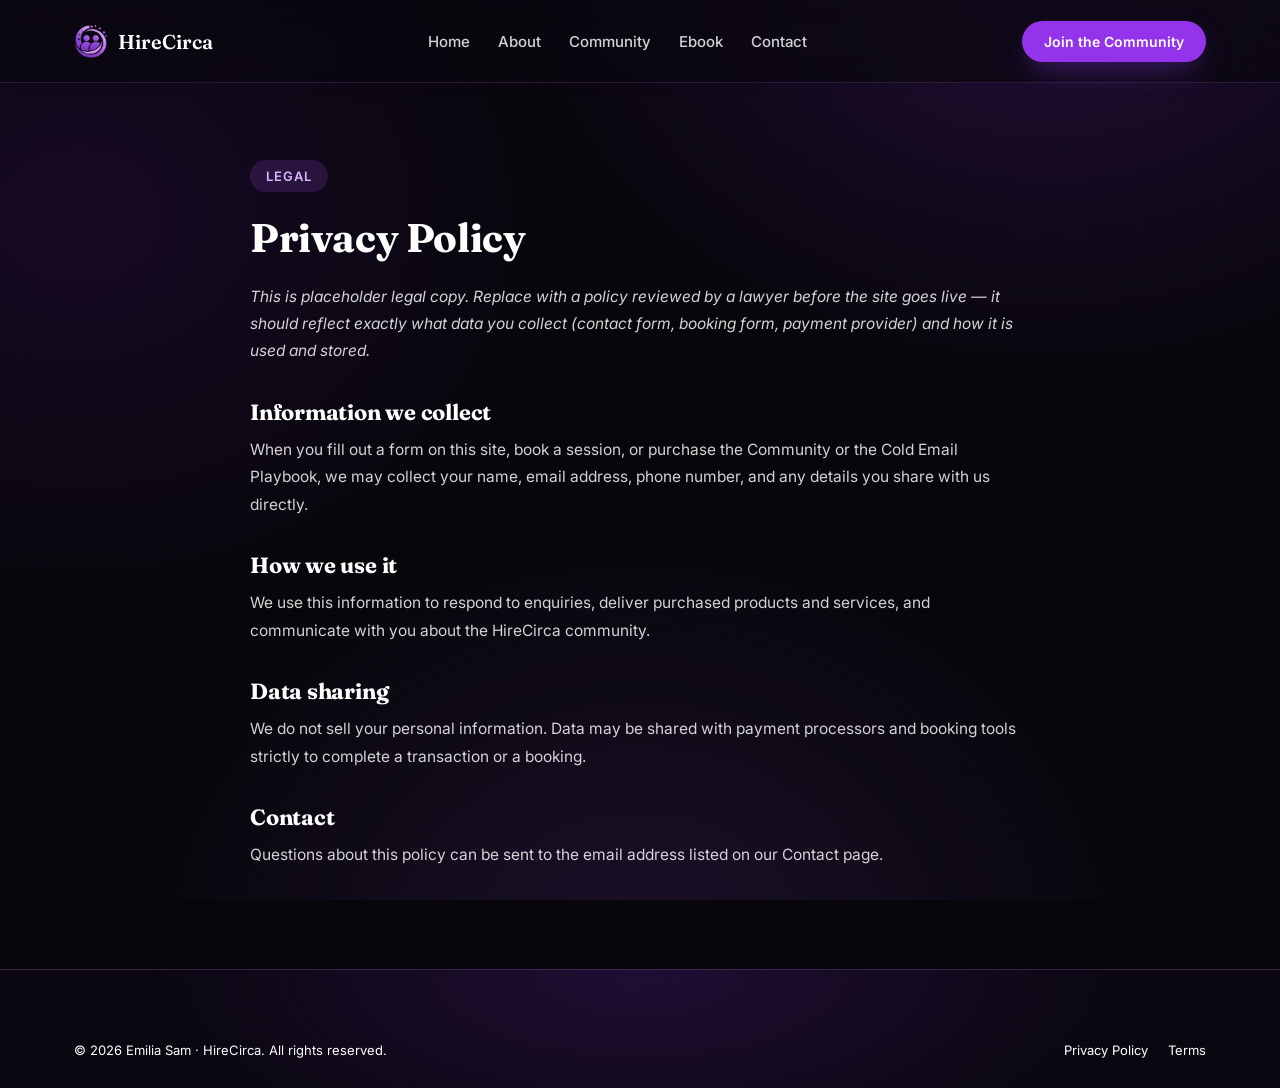
<file: privacy.html>
<!DOCTYPE html>
<html lang="en">
<head>
<meta charset="UTF-8">
<meta name="viewport" content="width=device-width, initial-scale=1.0">
  <meta name="theme-color" content="#07060B">
<title>Privacy Policy — HireCirca</title>
<link rel="icon" type="image/png" href="assets/logo-mark.png?v=1898caee">
<link rel="preconnect" href="https://fonts.googleapis.com">
<link rel="preconnect" href="https://fonts.gstatic.com" crossorigin>
<link href="https://fonts.googleapis.com/css2?family=Fraunces:opsz,wght@9..144,500;9..144,600;9..144,700&family=Inter:wght@400;500;600;700;800&display=swap" rel="stylesheet">
<link rel="stylesheet" href="css/style.css?v=4b71b045">
<style>
  .legal-page { padding: 160px 0 100px; max-width: 780px; margin: 0 auto; }
  .legal-page h1 { font-size: 40px; margin-bottom: 24px; }
  .legal-page h2 { font-size: 22px; margin: 36px 0 12px; }
  .legal-page p, .legal-page li { font-size: 15.5px; line-height: 1.75; color: var(--ink-soft); }
  .legal-page ul { padding-left: 20px; }
</style>
</head>
<body>

<header class="navbar scrolled" id="navbar">
  <div class="container">
    <a href="index.html" class="nav-logo">
      <img src="assets/logo-mark.png?v=1898caee" alt="HireCirca logo">
      <span>HireCirca</span>
    </a>
    <ul class="nav-links">
      <li><a href="index.html">Home</a></li>
      <li><a href="index.html#about">About</a></li>
      <li><a href="index.html#community">Community</a></li>
      <li><a href="index.html#ebook">Ebook</a></li>
      <li><a href="index.html#contact">Contact</a></li>
    </ul>
    <div class="nav-cta">
      <a href="index.html#community" class="btn btn-primary btn-sm">Join the Community</a>
    </div>
  </div>
</header>

<div class="container">
  <div class="legal-page">
    <span class="eyebrow">Legal</span>
    <h1>Privacy Policy</h1>
    <p><em>This is placeholder legal copy. Replace with a policy reviewed by a lawyer before the site goes live — it should reflect exactly what data you collect (contact form, booking form, payment provider) and how it is used and stored.</em></p>

    <h2>Information we collect</h2>
    <p>When you fill out a form on this site, book a session, or purchase the Community or the Cold Email Playbook, we may collect your name, email address, phone number, and any details you share with us directly.</p>

    <h2>How we use it</h2>
    <p>We use this information to respond to enquiries, deliver purchased products and services, and communicate with you about the HireCirca community.</p>

    <h2>Data sharing</h2>
    <p>We do not sell your personal information. Data may be shared with payment processors and booking tools strictly to complete a transaction or a booking.</p>

    <h2>Contact</h2>
    <p>Questions about this policy can be sent to the email address listed on our <a href="index.html#contact">Contact page</a>.</p>
  </div>
</div>

<footer class="site-footer">
  <div class="container">
    <div class="footer-bottom" style="border-top:none;padding-top:0;">
      <span>© 2026 Emilia Sam · HireCirca. All rights reserved.</span>
      <div class="legal-links">
        <a href="privacy.html">Privacy Policy</a>
        <a href="terms.html">Terms</a>
      </div>
    </div>
  </div>
</footer>

</body>
</html>
</file>
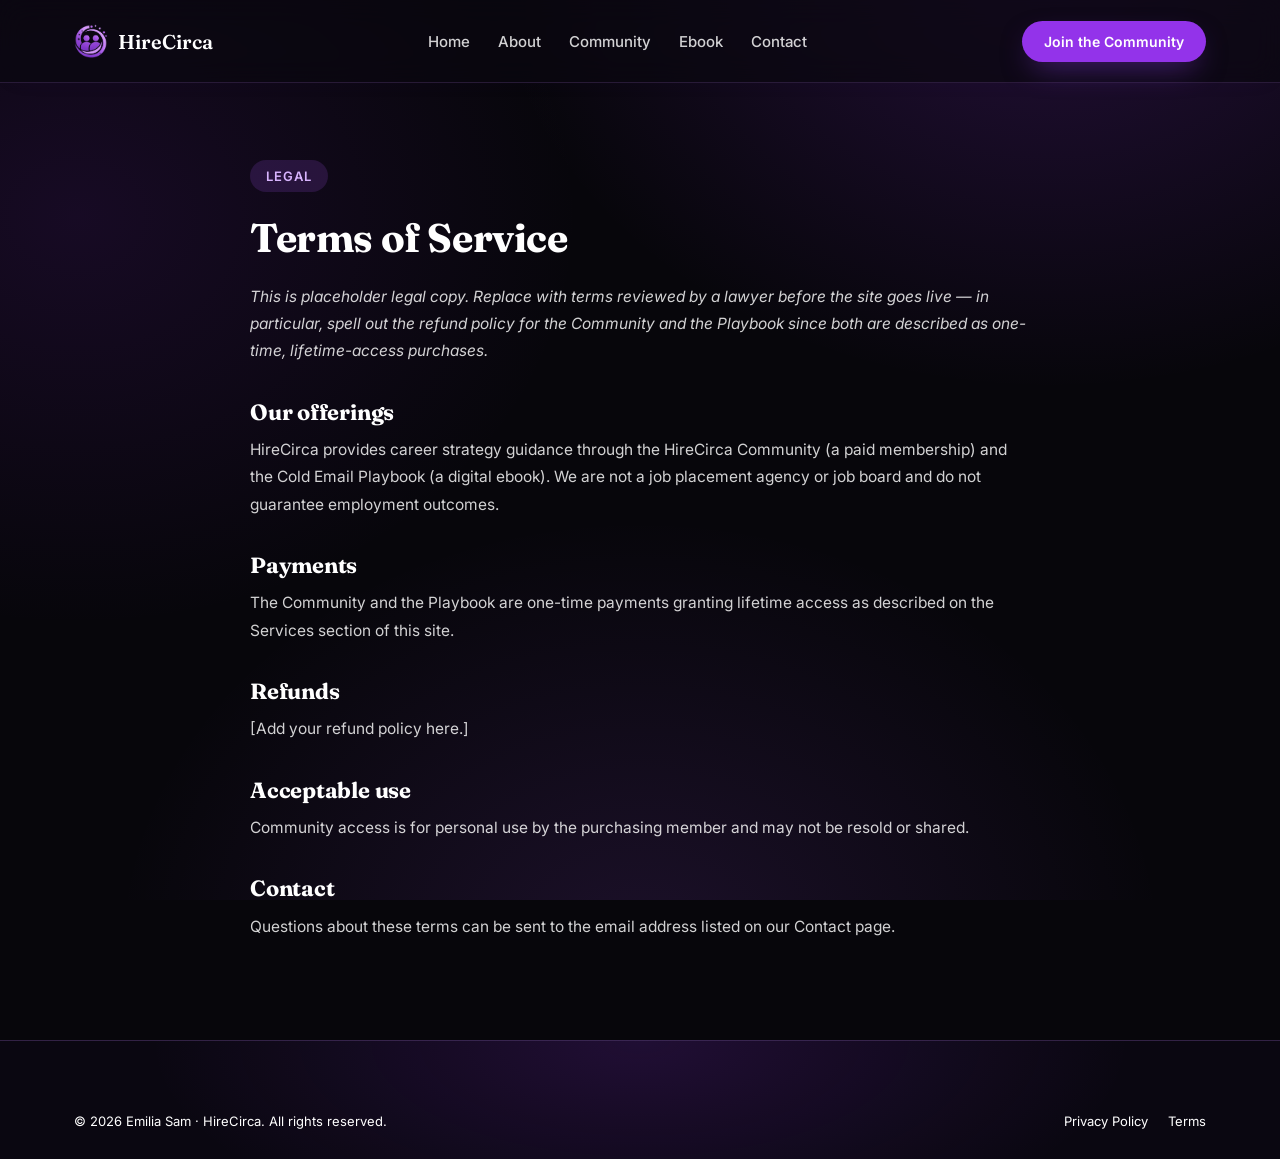
<file: terms.html>
<!DOCTYPE html>
<html lang="en">
<head>
<meta charset="UTF-8">
<meta name="viewport" content="width=device-width, initial-scale=1.0">
  <meta name="theme-color" content="#07060B">
<title>Terms of Service — HireCirca</title>
<link rel="icon" type="image/png" href="assets/logo-mark.png?v=1898caee">
<link rel="preconnect" href="https://fonts.googleapis.com">
<link rel="preconnect" href="https://fonts.gstatic.com" crossorigin>
<link href="https://fonts.googleapis.com/css2?family=Fraunces:opsz,wght@9..144,500;9..144,600;9..144,700&family=Inter:wght@400;500;600;700;800&display=swap" rel="stylesheet">
<link rel="stylesheet" href="css/style.css?v=4b71b045">
<style>
  .legal-page { padding: 160px 0 100px; max-width: 780px; margin: 0 auto; }
  .legal-page h1 { font-size: 40px; margin-bottom: 24px; }
  .legal-page h2 { font-size: 22px; margin: 36px 0 12px; }
  .legal-page p, .legal-page li { font-size: 15.5px; line-height: 1.75; color: var(--ink-soft); }
  .legal-page ul { padding-left: 20px; }
</style>
</head>
<body>

<header class="navbar scrolled" id="navbar">
  <div class="container">
    <a href="index.html" class="nav-logo">
      <img src="assets/logo-mark.png?v=1898caee" alt="HireCirca logo">
      <span>HireCirca</span>
    </a>
    <ul class="nav-links">
      <li><a href="index.html">Home</a></li>
      <li><a href="index.html#about">About</a></li>
      <li><a href="index.html#community">Community</a></li>
      <li><a href="index.html#ebook">Ebook</a></li>
      <li><a href="index.html#contact">Contact</a></li>
    </ul>
    <div class="nav-cta">
      <a href="index.html#community" class="btn btn-primary btn-sm">Join the Community</a>
    </div>
  </div>
</header>

<div class="container">
  <div class="legal-page">
    <span class="eyebrow">Legal</span>
    <h1>Terms of Service</h1>
    <p><em>This is placeholder legal copy. Replace with terms reviewed by a lawyer before the site goes live — in particular, spell out the refund policy for the Community and the Playbook since both are described as one-time, lifetime-access purchases.</em></p>

    <h2>Our offerings</h2>
    <p>HireCirca provides career strategy guidance through the HireCirca Community (a paid membership) and the Cold Email Playbook (a digital ebook). We are not a job placement agency or job board and do not guarantee employment outcomes.</p>

    <h2>Payments</h2>
    <p>The Community and the Playbook are one-time payments granting lifetime access as described on the Services section of this site.</p>

    <h2>Refunds</h2>
    <p>[Add your refund policy here.]</p>

    <h2>Acceptable use</h2>
    <p>Community access is for personal use by the purchasing member and may not be resold or shared.</p>

    <h2>Contact</h2>
    <p>Questions about these terms can be sent to the email address listed on our <a href="index.html#contact">Contact page</a>.</p>
  </div>
</div>

<footer class="site-footer">
  <div class="container">
    <div class="footer-bottom" style="border-top:none;padding-top:0;">
      <span>© 2026 Emilia Sam · HireCirca. All rights reserved.</span>
      <div class="legal-links">
        <a href="privacy.html">Privacy Policy</a>
        <a href="terms.html">Terms</a>
      </div>
    </div>
  </div>
</footer>

</body>
</html>
</file>
<file: css/style.css>
/* ==========================================================================
   HireCirca — stylesheet
   ========================================================================== */

:root {
  /* Brand purples — light to deep violet gradient */
  --violet-50:  #FAF5FF;
  --violet-100: #F3E8FF;
  --violet-200: #E9D5FF;
  --violet-300: #D8B4FE;
  --violet-400: #C084FC;
  --violet-500: #A855F7;
  --violet-600: #9333EA;
  --violet-700: #7E22CE;
  --violet-800: #6B21A8;
  --violet-900: #4C1D6E;

  --brand-gradient: linear-gradient(135deg, #C9A6FF 0%, #8B3DE8 55%, #4C1D6E 100%);
  --brand-gradient-soft: linear-gradient(135deg, #EFE2FF 0%, #E4CFFF 100%);
  /* for gradient-clipped TEXT on the dark ground — stays light end-to-end */
  --brand-gradient-text: linear-gradient(105deg, #FFFFFF 0%, #E9D5FF 42%, #C084FC 100%);
  /* deeper ramp for dots carrying white type — light stops fail on white */
  --brand-gradient-deep: linear-gradient(135deg, #8B3DE8 0%, #4C1D6E 100%);
  /* flat fill for primary buttons -- brightest purple that still clears
     4.5:1 against a white label (5.38:1) */
  --btn-purple: #9333EA;

  /* Dark canvas */
  --bg: #07060B;
  --bg-raise: #0E0A16;
  --warm-white: #07060B;         /* page ground — now near-black */
  --lavender-wash: rgba(147, 51, 234, 0.05);
  --white: #FFFFFF;              /* true white — type only */

  /* Purple glassmorphism surfaces */
  --glass: linear-gradient(158deg, rgba(147, 51, 234, 0.20) 0%, rgba(76, 29, 110, 0.12) 100%);
  --glass-strong: linear-gradient(158deg, rgba(168, 85, 247, 0.32) 0%, rgba(76, 29, 110, 0.18) 100%);
  --glass-border: rgba(192, 132, 252, 0.22);
  --glass-blur: blur(18px) saturate(150%);

  /* Chips & pills */
  --chip-bg: rgba(168, 85, 247, 0.16);
  --chip-ink: #D8B4FE;

  /* Type — white predominant, violet as the accent */
  --ink: #FFFFFF;
  --ink-soft: rgba(255, 255, 255, 0.82);
  --muted: rgba(255, 255, 255, 0.56);
  --line: rgba(192, 132, 252, 0.16);

  /* Type */
  --font-display: 'Fraunces', Georgia, 'Times New Roman', serif;
  --font-body: 'Inter', -apple-system, BlinkMacSystemFont, 'Segoe UI', sans-serif;

  --container: 1180px;
  --radius-sm: 12px;
  --radius-md: 20px;
  --radius-lg: 28px;
  --shadow-soft: 0 24px 70px -20px rgba(0, 0, 0, 0.7);
  --shadow-card: 0 10px 34px -14px rgba(0, 0, 0, 0.55);
}

* { box-sizing: border-box; }
html { scroll-behavior: smooth; }

body {
  margin: 0;
  font-family: var(--font-body);
  color: var(--ink-soft);
  background:
    radial-gradient(900px 700px at 82% -5%, rgba(147, 51, 234, 0.20), transparent 62%),
    radial-gradient(760px 620px at 6% 24%, rgba(107, 33, 168, 0.16), transparent 66%),
    radial-gradient(820px 680px at 50% 106%, rgba(168, 85, 247, 0.13), transparent 64%),
    var(--bg);
  background-attachment: fixed;
  -webkit-font-smoothing: antialiased;
  overflow-x: hidden;
}

img { max-width: 100%; display: block; }

a { color: inherit; text-decoration: none; }

h1, h2, h3, h4 {
  font-family: var(--font-display);
  color: var(--ink);
  margin: 0;
  line-height: 1.08;
  letter-spacing: -0.01em;
}

p { margin: 0; }

.container {
  max-width: var(--container);
  margin: 0 auto;
  padding: 0 24px;
}

.section {
  padding: 120px 0;
  position: relative;
}

@media (max-width: 780px) {
  .section { padding: 80px 0; }
}

.eyebrow {
  display: inline-flex;
  align-items: center;
  gap: 8px;
  font-size: 13px;
  font-weight: 600;
  letter-spacing: 0.08em;
  text-transform: uppercase;
  color: var(--violet-300);
  background: var(--chip-bg);
  padding: 8px 16px;
  border-radius: 999px;
  margin-bottom: 24px;
}

.section-head {
  max-width: 640px;
  margin: 0 0 56px;
}

.section-head.centered {
  margin-left: auto;
  margin-right: auto;
  text-align: center;
}

.section-head h2 {
  font-size: clamp(32px, 4.2vw, 48px);
  font-weight: 600;
}

.section-head p {
  margin-top: 18px;
  font-size: 18px;
  line-height: 1.6;
  color: var(--muted);
}

/* ---------------------------------------------------------------- reveal */
.reveal {
  opacity: 0;
  transform: translateY(28px);
  transition: opacity 0.8s cubic-bezier(.22,.61,.36,1), transform 0.8s cubic-bezier(.22,.61,.36,1);
}
.reveal.is-visible { opacity: 1; transform: translateY(0); }
.reveal-delay-1 { transition-delay: .1s; }
.reveal-delay-2 { transition-delay: .2s; }
.reveal-delay-3 { transition-delay: .3s; }

/* ---------------------------------------------------------------- buttons */
.btn {
  display: inline-flex;
  align-items: center;
  justify-content: center;
  gap: 10px;
  padding: 16px 30px;
  border-radius: 999px;
  font-family: var(--font-body);
  font-weight: 600;
  font-size: 15.5px;
  border: none;
  cursor: pointer;
  transition: transform 0.25s ease, box-shadow 0.25s ease, filter 0.25s ease;
  white-space: nowrap;
}
.btn:active { transform: scale(0.97); }

.btn-primary {
  background: var(--btn-purple);
  color: #fff;
  box-shadow: 0 12px 30px -10px rgba(139, 61, 232, 0.55);
}
.btn-primary:hover { filter: brightness(1.06); box-shadow: 0 16px 36px -10px rgba(139, 61, 232, 0.65); transform: translateY(-2px); }

.btn-outline {
  background: var(--glass-strong);
  backdrop-filter: var(--glass-blur);
  -webkit-backdrop-filter: var(--glass-blur);
  color: #fff;
  border: 1.5px solid var(--glass-border);
}
.btn-outline:hover { border-color: var(--violet-500); transform: translateY(-2px); box-shadow: var(--shadow-card); }

.btn-ghost {
  background: transparent;
  color: var(--ink);
  border: 1.5px solid var(--line);
}
.btn-ghost:hover { border-color: var(--violet-400); color: var(--violet-300); }

.btn-block { width: 100%; }
.btn-sm { padding: 12px 22px; font-size: 14px; }

.price-tag {
  font-size: 13px;
  font-weight: 700;
  opacity: 0.85;
}

/* ---------------------------------------------------------------- navbar */
.navbar {
  position: fixed;
  top: 0; left: 0; right: 0;
  z-index: 1000;
  background: rgba(10, 8, 16, 0.72);
  backdrop-filter: blur(14px);
  -webkit-backdrop-filter: blur(14px);
  border-bottom: 1px solid transparent;
  transition: border-color 0.3s ease, box-shadow 0.3s ease;
}
.navbar.scrolled {
  border-bottom-color: var(--line);
  box-shadow: 0 4px 24px -12px rgba(76,29,110,0.12);
}
.navbar .container {
  display: flex;
  align-items: center;
  justify-content: space-between;
  height: 82px;
}
.nav-logo { display: flex; align-items: center; gap: 10px; flex-shrink: 0; }
.nav-logo img { height: 34px; width: auto; }
.nav-logo span {
  font-family: var(--font-display);
  font-weight: 600;
  font-size: 20px;
  color: var(--ink);
  white-space: nowrap;
}
.nav-links {
  display: flex;
  align-items: center;
  gap: 28px;
  list-style: none;
  margin: 0; padding: 0;
  white-space: nowrap;
}
.nav-links a {
  font-size: 15px;
  font-weight: 500;
  color: var(--ink-soft);
  position: relative;
  padding: 4px 0;
  transition: color 0.2s ease;
}
.nav-links a::after {
  content: '';
  position: absolute;
  left: 0; right: 100%; bottom: -2px;
  height: 2px;
  background: var(--brand-gradient);
  border-radius: 2px;
  transition: right 0.25s ease;
}
.nav-links a:hover { color: var(--violet-300); }
.nav-links a:hover::after { right: 0; }

.nav-cta { display: flex; align-items: center; gap: 12px; flex-shrink: 0; }
.nav-toggle {
  display: none;
  background: none; border: none; cursor: pointer;
  width: 40px; height: 40px;
  align-items: center; justify-content: center;
}
.nav-toggle span, .nav-toggle::before, .nav-toggle::after { display: none; }
.nav-toggle svg { width: 24px; height: 24px; color: var(--ink); }

@media (max-width: 940px) {
  .nav-links { display: none; }
  .nav-cta .btn-outline { display: none; }
  .nav-toggle { display: flex; }
}
/* On phones the nav CTA competes with the logo — the mobile menu carries it instead */
@media (max-width: 620px) {
  .nav-cta .btn-primary { display: none; }
  .navbar .container { height: 70px; }
  .nav-logo img { height: 30px; }
  .nav-logo span { font-size: 18px; }
  .mobile-menu { top: 70px; }
}

.mobile-menu {
  position: fixed;
  top: 82px; left: 0; right: 0; bottom: 0;
  background: var(--warm-white);
  z-index: 999;
  padding: 24px;
  transform: translateY(-12px);
  opacity: 0;
  pointer-events: none;
  transition: opacity 0.25s ease, transform 0.25s ease;
  overflow-y: auto;
}
.mobile-menu.open { opacity: 1; transform: translateY(0); pointer-events: auto; }
.mobile-menu ul { list-style: none; margin: 0; padding: 0; display: flex; flex-direction: column; }
/* scoped to the nav list so it does not also restyle the CTA button */
.mobile-menu ul a {
  display: block;
  padding: 18px 4px;
  font-size: 20px;
  font-family: var(--font-display);
  border-bottom: 1px solid var(--line);
  color: var(--ink);
}
.mobile-menu .btn {
  margin-top: 28px;
  display: flex;
  align-items: center;
  justify-content: center;
  text-align: center;
  font-family: var(--font-body);
  font-size: 16px;
  padding: 17px 28px;
  color: #fff;
  border-bottom: none;
}

/* ---------------------------------------------------------------- hero */
.hero {
  padding: 168px 0 120px;
  position: relative;
  overflow: hidden;
  background:
    radial-gradient(620px 460px at 88% -6%, rgba(168, 85, 247, 0.30), transparent 62%),
    radial-gradient(520px 400px at 8% 18%, rgba(124, 58, 237, 0.22), transparent 66%),
    transparent;
}
.hero .container {
  display: grid;
  grid-template-columns: 1fr;
  justify-items: center;
  text-align: center;
  position: relative;
  z-index: 2;
}
.hero-eyebrow {
  display: inline-flex; align-items: center; gap: 8px;
  background: var(--glass);
  backdrop-filter: var(--glass-blur);
  -webkit-backdrop-filter: var(--glass-blur);
  border: 1px solid var(--glass-border);
  padding: 9px 18px 9px 10px;
  border-radius: 999px;
  font-size: 13.5px;
  font-weight: 600;
  color: var(--violet-200);
  margin-bottom: 28px;
  box-shadow: var(--shadow-card);
}
.hero-eyebrow .dot {
  width: 8px; height: 8px; border-radius: 50%;
  background: var(--brand-gradient);
  box-shadow: 0 0 0 4px rgba(168, 85, 247, 0.25);
}
.hero h1 {
  font-size: clamp(40px, 7vw, 78px);
  font-weight: 600;
  max-width: 900px;
}
.hero h1 .accent {
  background: var(--brand-gradient-text);
  -webkit-background-clip: text;
  background-clip: text;
  color: transparent;
}
.hero-sub {
  margin: 28px 0 0;
  max-width: 620px;
  font-size: clamp(17px, 2vw, 20px);
  line-height: 1.65;
  color: var(--muted);
}
.hero-ctas {
  margin-top: 42px;
  display: flex;
  flex-wrap: wrap;
  gap: 16px;
  justify-content: center;
}
.hero-ctas .btn { flex-direction: column; gap: 2px; padding: 16px 32px; line-height: 1.3; }
.hero-ctas .btn .price-tag { font-weight: 700; }
.hero-ctas .btn-primary .price-tag { color: rgba(255,255,255,0.85); }
.hero-ctas .btn-outline .price-tag { color: var(--violet-500); }

.hero-trust {
  margin-top: 40px;
  font-size: 13.5px;
  color: var(--muted);
  display: flex;
  align-items: center;
  gap: 10px;
}
.hero-trust .avatars { display: flex; }
.hero-trust .avatars span {
  width: 30px; height: 30px; border-radius: 50%;
  background: var(--brand-gradient-deep);
  border: 2px solid rgba(255,255,255,0.28);
  margin-left: -7px;
  /* initials sit centred in the dot, always white */
  display: flex;
  align-items: center;
  justify-content: center;
  color: #fff;
  font-family: var(--font-body);
  font-size: 9.5px;
  font-weight: 700;
  letter-spacing: 0.02em;
  line-height: 1;
  flex-shrink: 0;
  box-sizing: border-box;
}
.hero-trust .avatars span:first-child { margin-left: 0; }
/* the next dot covers this one's right edge — bias the initials left so
   they sit in the part that stays visible */
.hero-trust .avatars span:not(:last-child) { padding-right: 7px; }

.hero-stage {
  position: relative;
  width: 100%;
  max-width: 980px;
  margin-top: 72px;
  height: 340px;
}

/* Floating proof notification cards */
.float-card {
  position: absolute;
  display: flex;
  align-items: center;
  gap: 12px;
  background: var(--glass);
  backdrop-filter: var(--glass-blur);
  -webkit-backdrop-filter: var(--glass-blur);
  border: 1px solid var(--line);
  border-radius: 16px;
  padding: 14px 18px;
  box-shadow: var(--shadow-soft);
  font-size: 13.5px;
  animation: floaty 6s ease-in-out infinite;
}
.float-card .icon {
  width: 38px; height: 38px;
  border-radius: 10px;
  display: flex; align-items: center; justify-content: center;
  font-size: 18px;
  flex-shrink: 0;
}
.float-card strong { display: block; font-size: 13.5px; color: var(--ink); font-weight: 700; }
.float-card small { color: var(--muted); font-size: 12px; }

.fc-1 { top: 0%; left: 2%; animation-delay: 0s; }
.fc-1 .icon { background: rgba(52, 211, 153, 0.18); }
.fc-2 { top: 6%; right: 0%; animation-delay: 1.1s; }
.fc-2 .icon { background: var(--chip-bg); }
.fc-3 { bottom: 12%; left: 14%; animation-delay: 2.1s; }
.fc-3 .icon { background: rgba(251, 191, 36, 0.18); }
.fc-4 { bottom: 0%; right: 12%; animation-delay: 0.6s; }
.fc-4 .icon { background: rgba(96, 165, 250, 0.18); }

@keyframes floaty {
  0%, 100% { transform: translateY(0px); }
  50% { transform: translateY(-14px); }
}

@media (max-width: 860px) {
  .hero-stage { display: none; }
  .hero { padding-top: 140px; }
}

/* ---------------------------------------------------------------- about */
.about-grid {
  display: grid;
  grid-template-columns: 0.85fr 1.15fr;
  gap: 72px;
  align-items: start;
}
.about-grid > * { min-width: 0; }
@media (max-width: 900px) {
  .about-grid { grid-template-columns: 1fr; gap: 48px; }
}

.about-photo {
  position: sticky;
  top: 120px;
}
/* single column below 900px: sticky would pin the photo over the story text */
@media (max-width: 900px) {
  .about-photo { position: static; top: auto; }
}
.photo-frame {
  aspect-ratio: 4/5;
  border-radius: var(--radius-lg);
  background: var(--glass-strong);
  border: 1px solid var(--glass-border);
  display: flex;
  align-items: center;
  justify-content: center;
  flex-direction: column;
  gap: 14px;
  color: var(--violet-300);
  overflow: hidden;
  position: relative;
}
.photo-frame .initials {
  width: 108px; height: 108px;
  border-radius: 50%;
  background: var(--brand-gradient);
  color: #fff;
  display: flex; align-items: center; justify-content: center;
  font-family: var(--font-display);
  font-size: 40px;
  font-weight: 600;
  box-shadow: var(--shadow-soft);
}
.photo-frame img.real-photo { position:absolute; inset:0; width:100%; height:100%; object-fit:cover; object-position: top center; }

.founder-card {
  margin-top: 22px;
  background: var(--glass);
  backdrop-filter: var(--glass-blur);
  -webkit-backdrop-filter: var(--glass-blur);
  border: 1px solid var(--line);
  border-radius: var(--radius-md);
  padding: 22px;
  box-shadow: var(--shadow-card);
}
.founder-card strong { display: block; font-family: var(--font-display); font-size: 18px; color: var(--ink); }
.founder-card small { color: var(--muted); font-size: 13.5px; }

.about-copy h2 {
  font-size: clamp(30px, 4vw, 44px);
  font-weight: 600;
  margin-bottom: 26px;
}
.about-copy p {
  font-size: 17px;
  line-height: 1.75;
  color: var(--ink-soft);
  margin-bottom: 20px;
  text-align: justify;
  /* justify opens ugly rivers on a narrow measure — let long words break */
  text-justify: inter-word;
  hyphens: auto;
  -webkit-hyphens: auto;
}
.about-copy p:last-of-type { margin-bottom: 0; }
.about-copy strong { color: var(--ink); }

/* Results ticker / strip */
.ticker-wrap {
  margin-top: 56px;
  border-top: 1px solid var(--line);
  border-bottom: 1px solid var(--line);
  overflow: hidden;
  padding: 22px 0;
  position: relative;
}
.ticker-wrap::before, .ticker-wrap::after {
  content: '';
  position: absolute; top: 0; bottom: 0; width: 80px; z-index: 2;
}
.ticker-wrap::before { left: 0; background: linear-gradient(90deg, var(--warm-white), transparent); }
.ticker-wrap::after { right: 0; background: linear-gradient(-90deg, var(--warm-white), transparent); }
.ticker-track {
  display: flex;
  gap: 46px;
  width: max-content;
  animation: ticker 26s linear infinite;
}
.ticker-track span {
  display: inline-flex;
  align-items: center;
  gap: 10px;
  font-size: 14.5px;
  font-weight: 600;
  color: var(--violet-200);
  white-space: nowrap;
}
.ticker-track span::before { content: '✦'; color: var(--violet-400); }
@keyframes ticker {
  from { transform: translateX(0); }
  to { transform: translateX(-50%); }
}

/* ---------------------------------------------------------------- services */
.services-grid {
  display: grid;
  grid-template-columns: 1fr 1fr;
  gap: 32px;
}
.services-grid > * { min-width: 0; }
@media (max-width: 900px) {
  .services-grid { grid-template-columns: 1fr; }
}

.service-card {
  background: var(--glass);
  backdrop-filter: var(--glass-blur);
  -webkit-backdrop-filter: var(--glass-blur);
  border: 1px solid var(--line);
  border-radius: var(--radius-lg);
  padding: 44px 38px;
  position: relative;
  overflow: hidden;
  transition: transform 0.35s ease, box-shadow 0.35s ease, border-color 0.35s ease;
  scroll-margin-top: 110px;
}
.service-card:hover {
  transform: translateY(-6px);
  box-shadow: var(--shadow-soft);
  border-color: var(--violet-200);
}
.service-card.featured { background: var(--glass-strong); }
.service-card .badge {
  position: absolute; top: 28px; right: 28px;
  background: var(--chip-bg); color: var(--chip-ink);
  font-size: 12px; font-weight: 700;
  padding: 6px 12px; border-radius: 999px;
  letter-spacing: 0.03em; text-transform: uppercase;
}
.service-icon {
  width: 58px; height: 58px;
  border-radius: 16px;
  background: var(--btn-purple);
  display: flex; align-items: center; justify-content: center;
  color: #fff; font-size: 26px;
  margin-bottom: 26px;
  box-shadow: 0 10px 24px -10px rgba(139,61,232,0.5);
}
.service-card h3 {
  font-size: 26px;
  font-weight: 600;
  margin-bottom: 6px;
}
.service-tagline {
  font-size: 15.5px;
  font-weight: 600;
  color: var(--violet-300);
  margin-bottom: 16px;
}
.service-card > p.desc {
  font-size: 15.5px;
  line-height: 1.65;
  color: var(--muted);
  margin-bottom: 26px;
}
.service-list {
  list-style: none;
  margin: 0 0 32px;
  padding: 0;
  display: flex;
  flex-direction: column;
  gap: 14px;
}
.service-list li {
  display: flex;
  align-items: flex-start;
  gap: 12px;
  font-size: 15px;
  line-height: 1.5;
  color: var(--ink-soft);
}
.service-list li .check {
  flex-shrink: 0;
  width: 20px; height: 20px;
  border-radius: 50%;
  background: var(--chip-bg);
  color: var(--violet-300);
  display: flex; align-items: center; justify-content: center;
  font-size: 12px;
  margin-top: 1px;
}
.service-footer {
  display: flex;
  align-items: center;
  justify-content: space-between;
  gap: 18px;
  padding-top: 26px;
  border-top: 1px solid var(--line);
  flex-wrap: wrap;
}
.service-price { font-family: var(--font-display); }
.service-price .amount { font-size: 30px; font-weight: 600; color: var(--ink); }
.service-price .terms { display: block; font-size: 12.5px; color: var(--muted); font-family: var(--font-body); margin-top: 2px; }

/* ---------------------------------------------------------------- results */
.results-section { background: var(--lavender-wash); }

.stat-strip {
  display: grid;
  grid-template-columns: repeat(3, 1fr);
  gap: 24px;
  margin-bottom: 64px;
}
@media (max-width: 780px) {
  .stat-strip { grid-template-columns: 1fr; }
}
.stat-card {
  background: var(--glass);
  backdrop-filter: var(--glass-blur);
  -webkit-backdrop-filter: var(--glass-blur);
  border: 1px solid var(--line);
  border-radius: var(--radius-md);
  padding: 28px;
  text-align: center;
}
.stat-card .num {
  font-family: var(--font-display);
  font-size: 34px;
  font-weight: 600;
  background: var(--brand-gradient-text);
  -webkit-background-clip: text; background-clip: text; color: transparent;
  display: block;
  margin-bottom: 8px;
}
.stat-card p { font-size: 14.5px; color: var(--muted); line-height: 1.5; }

/* ---------------------------------------------------------------- proof carousel
   Material-3 style morphing carousel: the focused card expands to a hero,
   neighbours compress into slivers. Colour lives on each frame's border. */
:root {
  --accent-violet: #8B3DE8;
  --accent-rose:   #E24D87;
  --accent-teal:   #12A08F;
  --accent-amber:  #E08A1E;
  --accent-sky:    #2F7FE0;
  --accent-lime:   #6FA522;

  --carousel-ease: cubic-bezier(.22, 1, .36, 1);
}

.proof-carousel-wrap {
  display: flex;
  align-items: center;
  gap: 14px;
  margin-bottom: 26px;
}

.proof-carousel {
  display: flex;
  gap: 12px;
  flex: 1;
  min-width: 0;
  height: 440px;
  padding: 6px 2px;
  touch-action: pan-y;
  cursor: grab;
}
.proof-carousel.dragging { cursor: grabbing; }

.proof-card {
  position: relative;
  flex: 1 1 0;
  min-width: 0;
  height: 100%;
  padding: 0;
  border-radius: 26px;
  overflow: hidden;
  background: #0B0910;
  border: 3px solid var(--accent);
  box-shadow: 0 10px 30px -18px rgba(27, 21, 35, 0.5);
  cursor: pointer;
  -webkit-tap-highlight-color: transparent;
  transition:
    flex-grow 0.62s var(--carousel-ease),
    border-radius 0.62s var(--carousel-ease),
    box-shadow 0.45s ease,
    border-color 0.45s ease;
}

.proof-card.accent-violet { --accent: var(--accent-violet); }
.proof-card.accent-rose   { --accent: var(--accent-rose); }
.proof-card.accent-teal   { --accent: var(--accent-teal); }
.proof-card.accent-amber  { --accent: var(--accent-amber); }
.proof-card.accent-sky    { --accent: var(--accent-sky); }
.proof-card.accent-lime   { --accent: var(--accent-lime); }

/* size states, driven by JS */
.proof-card[data-state="hero"]     { flex-grow: 15; }
.proof-card[data-state="near"]     { flex-grow: 6; }
.proof-card[data-state="far"]      { flex-grow: 2.4; }
.proof-card[data-state="sliver"]   { flex-grow: 1; border-radius: 20px; }

.proof-card[data-state="hero"] {
  box-shadow:
    0 26px 60px -26px rgba(27, 21, 35, 0.55),
    0 0 0 6px color-mix(in srgb, var(--accent) 14%, transparent);
}
.proof-card:not([data-state="hero"]):hover {
  border-color: color-mix(in srgb, var(--accent) 75%, white);
  box-shadow: 0 16px 36px -20px rgba(27, 21, 35, 0.5);
}

.proof-card img {
  width: 100%;
  height: 100%;
  object-fit: cover;
  object-position: center top;
  display: block;
  pointer-events: none;
  transition: opacity 0.5s ease, filter 0.5s ease;
}
.proof-card:not([data-state="hero"]) img { filter: saturate(0.85) brightness(0.9); }

/* label pinned bottom-left, fades out as the card narrows */
.proof-tag {
  position: absolute;
  left: 14px;
  bottom: 14px;
  max-width: calc(100% - 28px);
  display: block;
  background: rgba(11, 9, 16, 0.66);
  backdrop-filter: blur(8px);
  -webkit-backdrop-filter: blur(8px);
  border: 1px solid color-mix(in srgb, var(--accent) 55%, transparent);
  color: #fff;
  font-family: var(--font-body);
  font-size: 13px;
  font-weight: 700;
  letter-spacing: 0.01em;
  white-space: nowrap;
  overflow: hidden;
  text-overflow: ellipsis;
  padding: 9px 14px;
  border-radius: 999px;
  opacity: 0;
  transform: translateY(8px);
  transition: opacity 0.4s ease 0.12s, transform 0.5s var(--carousel-ease) 0.12s;
}
.proof-card[data-state="hero"] .proof-tag,
.proof-card[data-state="near"] .proof-tag {
  opacity: 1;
  transform: translateY(0);
}

.carousel-arrow {
  flex-shrink: 0;
  width: 46px; height: 46px;
  border-radius: 50%;
  background: var(--glass);
  backdrop-filter: var(--glass-blur);
  -webkit-backdrop-filter: var(--glass-blur);
  border: 1px solid var(--line);
  color: var(--violet-300);
  display: flex; align-items: center; justify-content: center;
  cursor: pointer;
  box-shadow: var(--shadow-card);
  transition: transform 0.2s ease, border-color 0.2s ease, background 0.2s ease, opacity 0.2s ease;
}
.carousel-arrow svg { width: 20px; height: 20px; }
.carousel-arrow:hover:not(:disabled) { transform: translateY(-2px); border-color: var(--violet-400); background: var(--chip-bg); }
.carousel-arrow:disabled { opacity: 0.3; cursor: default; }

.carousel-dots {
  display: flex;
  justify-content: center;
  align-items: center;
  gap: 2px;
  margin-bottom: 64px;
}
/* transparent 40px button for a comfortable tap target; the visible
   dot is drawn by the pseudo-element so it stays small and round */
.carousel-dots button {
  width: 40px;
  height: 40px;
  padding: 0;
  border: none;
  background: none;
  cursor: pointer;
  display: grid;
  place-items: center;
}
.carousel-dots button::before {
  content: '';
  width: 7px;
  height: 7px;
  border-radius: 999px;
  background: rgba(255, 255, 255, 0.22);
  transition: background 0.4s ease, width 0.5s var(--carousel-ease);
}
.carousel-dots button.active::before {
  width: 26px;
  background: var(--brand-gradient);
}

@media (max-width: 900px) {
  .proof-carousel { height: 380px; }
}
@media (max-width: 720px) {
  .carousel-arrow { display: none; }
  .proof-carousel { height: 360px; gap: 8px; }
  .proof-card { border-width: 2.5px; border-radius: 18px; }
  /* six cards will not fit a phone: drop the most distant ones so the
     hero keeps a readable width and the peekers stay visible */
  .proof-card[data-state="sliver"] { display: none; }
  .proof-card[data-state="hero"] { flex-grow: 11; }
  .proof-card[data-state="near"] { flex-grow: 2.6; }
  .proof-card[data-state="far"]  { flex-grow: 1.3; }
  .proof-tag { font-size: 11.5px; padding: 7px 11px; left: 10px; bottom: 10px; }
}

@media (prefers-reduced-motion: reduce) {
  .proof-card, .proof-tag, .carousel-dots button { transition-duration: 0.01ms; }
}

.testimonials {
  display: grid;
  grid-template-columns: 1fr 1fr;
  gap: 24px;
}
.testimonials > * { min-width: 0; }
@media (max-width: 780px) { .testimonials { grid-template-columns: 1fr; } }

.testimonial-card {
  background: var(--glass);
  backdrop-filter: var(--glass-blur);
  -webkit-backdrop-filter: var(--glass-blur);
  border: 1px solid var(--line);
  border-radius: var(--radius-md);
  padding: 32px;
  box-shadow: var(--shadow-card);
}
.stars { color: var(--violet-500); font-size: 15px; letter-spacing: 2px; margin-bottom: 16px; }
.testimonial-card p.quote {
  font-family: var(--font-display);
  font-size: 19px;
  line-height: 1.5;
  color: var(--ink);
  margin-bottom: 20px;
}
.testimonial-who { display: flex; align-items: center; gap: 12px; }
.testimonial-who .avatar {
  width: 40px; height: 40px; border-radius: 50%;
  background: var(--brand-gradient);
  display: flex; align-items: center; justify-content: center;
  color: #fff; font-weight: 700; font-size: 14px; font-family: var(--font-display);
}
.testimonial-who strong { display: block; font-size: 14.5px; color: var(--ink); }
.testimonial-who small { color: var(--muted); font-size: 13px; }

/* ---------------------------------------------------------------- booking */
.booking-grid {
  display: grid;
  grid-template-columns: 1.1fr 0.9fr;
  gap: 56px;
  align-items: center;
}
.booking-grid > * { min-width: 0; }
@media (max-width: 900px) { .booking-grid { grid-template-columns: 1fr; } }

.booking-copy h2 { font-size: clamp(30px, 4vw, 46px); font-weight: 600; margin-bottom: 22px; }
.booking-copy p { font-size: 17px; line-height: 1.7; color: var(--muted); margin-bottom: 18px; }
.booking-copy p:last-of-type { margin-bottom: 0; }

.expect-list {
  margin-top: 30px;
  list-style: none;
  padding: 0;
  display: flex;
  flex-direction: column;
  gap: 12px;
}
.expect-list li {
  display: flex; align-items: center; gap: 12px;
  font-size: 15px; color: var(--ink-soft); font-weight: 500;
}
.expect-list li .check {
  width: 22px; height: 22px; border-radius: 50%;
  background: var(--chip-bg); color: var(--chip-ink);
  display: flex; align-items: center; justify-content: center; font-size: 12px; flex-shrink:0;
}

.booking-card {
  background: var(--glass);
  backdrop-filter: var(--glass-blur);
  -webkit-backdrop-filter: var(--glass-blur);
  border: 1px solid var(--line);
  border-radius: var(--radius-lg);
  padding: 36px;
  box-shadow: var(--shadow-soft);
}
.booking-card .btn { margin-top: 22px; }
.session-option {
  display: flex; align-items: center; justify-content: space-between;
  padding: 16px 0;
  border-bottom: 1px solid var(--line);
  gap: 16px;
}
.session-option:last-of-type { border-bottom: none; }
.session-option strong { display: block; font-size: 15.5px; color: var(--ink); }
.session-option small { color: var(--muted); font-size: 13px; }
.session-option .dur {
  font-size: 13px; font-weight: 700; color: var(--violet-300);
  background: var(--chip-bg); padding: 6px 12px; border-radius: 999px; white-space: nowrap;
}

/* ---------------------------------------------------------------- contact */
.contact-grid {
  display: grid;
  grid-template-columns: 0.9fr 1.1fr;
  gap: 56px;
}
.contact-grid > * { min-width: 0; }
@media (max-width: 900px) { .contact-grid { grid-template-columns: 1fr; } }

.contact-info h2 { font-size: clamp(30px, 4vw, 46px); font-weight: 600; margin-bottom: 16px; }
.contact-info > p { font-size: 17px; color: var(--muted); line-height: 1.65; margin-bottom: 34px; }

.info-row {
  display: flex;
  align-items: flex-start;
  gap: 16px;
  padding: 18px 0;
  border-bottom: 1px solid var(--line);
}
.info-row .icon {
  width: 44px; height: 44px; border-radius: 12px;
  background: var(--chip-bg); color: var(--chip-ink);
  display: flex; align-items: center; justify-content: center;
  flex-shrink: 0;
}
.info-row strong { display: block; font-size: 15px; color: var(--ink); margin-bottom: 2px; }
.info-row span, .info-row a { font-size: 14.5px; color: var(--muted); }
.info-row a:hover { color: var(--violet-300); }

.social-row { display: flex; gap: 12px; margin-top: 28px; }
.social-icon {
  width: 44px; height: 44px; border-radius: 50%;
  background: var(--glass); backdrop-filter: var(--glass-blur); -webkit-backdrop-filter: var(--glass-blur); border: 1px solid var(--glass-border);
  display: flex; align-items: center; justify-content: center;
  color: var(--violet-300);
  transition: transform 0.25s ease, box-shadow 0.25s ease, background 0.25s ease;
}
.social-icon:hover { transform: translateY(-3px); box-shadow: var(--shadow-card); background: var(--chip-bg); }
.social-icon svg { width: 19px; height: 19px; }

.response-note {
  margin-top: 28px;
  display: inline-flex; align-items: center; gap: 8px;
  font-size: 13.5px; font-weight: 600; color: var(--violet-300);
  background: var(--chip-bg); padding: 10px 16px; border-radius: 999px;
}

.contact-form {
  background: var(--glass);
  backdrop-filter: var(--glass-blur);
  -webkit-backdrop-filter: var(--glass-blur);
  border: 1px solid var(--line);
  border-radius: var(--radius-lg);
  padding: 38px;
  box-shadow: var(--shadow-soft);
}
.form-row { margin-bottom: 20px; }
.form-row label {
  display: block; font-size: 13.5px; font-weight: 600; color: var(--ink); margin-bottom: 8px;
}
.form-row input, .form-row textarea, .form-row select {
  width: 100%;
  padding: 14px 16px;
  border-radius: 12px;
  border: 1.5px solid var(--line);
  font-family: var(--font-body);
  font-size: 15px;
  color: var(--ink);
  background: rgba(255, 255, 255, 0.05);
  transition: border-color 0.2s ease, box-shadow 0.2s ease;
}
.form-row input:focus, .form-row textarea:focus, .form-row select:focus {
  outline: none;
  border-color: var(--violet-400);
  box-shadow: 0 0 0 4px rgba(168, 85, 247, 0.25);
}
.form-row textarea { resize: vertical; min-height: 110px; }
.form-note { margin-top: 14px; font-size: 13px; color: var(--muted); text-align: center; }
.form-success {
  display: none;
  align-items: center; gap: 10px;
  background: rgba(52, 211, 153, 0.16); color: #6EE7B7;
  border-radius: 12px; padding: 14px 16px;
  font-size: 14px; font-weight: 600;
  margin-top: 16px;
}
.form-success.show { display: flex; }

/* ---------------------------------------------------------------- footer */
.site-footer {
  background:
    radial-gradient(700px 300px at 50% 0%, rgba(147, 51, 234, 0.16), transparent 70%),
    #0A0711;
  border-top: 1px solid var(--glass-border);
  color: #fff;
  padding: 72px 0 30px;
}
.footer-top {
  display: grid;
  grid-template-columns: 1.4fr 1fr 1fr 1fr;
  gap: 40px;
  padding-bottom: 48px;
  border-bottom: 1px solid rgba(255,255,255,0.1);
}
.footer-top > * { min-width: 0; }
@media (max-width: 780px) {
  .footer-top { grid-template-columns: 1fr 1fr; }
}
@media (max-width: 480px) {
  .footer-top { grid-template-columns: 1fr; }
}
.footer-brand { display: flex; align-items: center; gap: 10px; margin-bottom: 16px; }
.footer-brand img { height: 32px; }
.footer-brand span { font-family: var(--font-display); font-size: 19px; font-weight: 600; color: #fff; }
.footer-desc { font-size: 14.5px; line-height: 1.6; max-width: 280px; }
.footer-col h4 {
  font-family: var(--font-body);
  font-size: 13px; font-weight: 700; letter-spacing: 0.05em; text-transform: uppercase;
  color: #fff; margin-bottom: 18px;
}
.footer-col ul { list-style: none; margin: 0; padding: 0; display: flex; flex-direction: column; gap: 12px; }
.footer-col a { font-size: 14.5px; transition: color 0.2s ease; }
.footer-col a:hover { color: #fff; }
.footer-social { display: flex; gap: 10px; margin-top: 4px; }
.footer-social a {
  width: 38px; height: 38px; border-radius: 50%;
  border: 1px solid rgba(255,255,255,0.18);
  display: flex; align-items: center; justify-content: center;
}
.footer-social svg { width: 16px; height: 16px; }
.footer-social a:hover { background: rgba(255,255,255,0.08); }

.footer-bottom {
  padding-top: 26px;
  display: flex; align-items: center; justify-content: space-between;
  flex-wrap: wrap; gap: 12px;
  font-size: 13px;
}
.footer-bottom .legal-links { display: flex; gap: 20px; }
.footer-bottom a:hover { color: #fff; }

/* ---------------------------------------------------------------- whatsapp fab */
.wa-fab {
  position: fixed;
  bottom: 26px; right: 26px;
  width: 60px; height: 60px;
  border-radius: 50%;
  background: #25D366;
  display: flex; align-items: center; justify-content: center;
  box-shadow: 0 10px 30px -8px rgba(37, 211, 102, 0.65);
  z-index: 900;
  transition: transform 0.25s ease;
  animation: pulse-wa 2.6s ease-in-out infinite;
}
.wa-fab:hover { transform: scale(1.08); }
.wa-fab svg { width: 30px; height: 30px; color: #fff; }
@keyframes pulse-wa {
  0%, 100% { box-shadow: 0 10px 30px -8px rgba(37, 211, 102, 0.65), 0 0 0 0 rgba(37,211,102,0.45); }
  50% { box-shadow: 0 10px 30px -8px rgba(37, 211, 102, 0.65), 0 0 0 10px rgba(37,211,102,0); }
}
@media (max-width: 600px) {
  .wa-fab { width: 54px; height: 54px; bottom: 18px; right: 18px; }
  .wa-fab svg { width: 26px; height: 26px; }
}

/* ---------------------------------------------------------------- misc */
::selection { background: var(--violet-200); color: var(--violet-900); }

.skip-link {
  position: absolute; left: -999px; top: 0;
  background: var(--violet-700); color: #fff; padding: 12px 20px; border-radius: 0 0 10px 0; z-index: 2000;
}
.skip-link:focus { left: 0; }

/* ---------------------------------------------------------------- lightbox
   The carousel crops 26-53% off these screenshots, and the payoff (the offer,
   the amount) sits in the cropped half. The lightbox shows them whole:
   contain-fit on desktop, natural-width + scroll on phones where shrinking
   1080px of chat to fit the viewport would make it unreadable. */

.proof-expand {
  position: absolute;
  top: 12px; right: 12px;
  display: inline-flex; align-items: center; gap: 6px;
  padding: 6px 10px;
  border-radius: 999px;
  background: rgba(7, 6, 11, 0.72);
  backdrop-filter: blur(8px);
  -webkit-backdrop-filter: blur(8px);
  border: 1px solid rgba(255, 255, 255, 0.16);
  color: #fff;
  font-size: 11px;
  font-weight: 600;
  letter-spacing: 0.01em;
  white-space: nowrap;
  opacity: 0;
  transform: translateY(-4px);
  transition: opacity 0.35s ease, transform 0.35s ease;
  pointer-events: none;
}
.proof-expand svg { width: 12px; height: 12px; flex-shrink: 0; }
/* only the focused card advertises it — the slivers have no room */
.proof-card[data-state="hero"] .proof-expand { opacity: 1; transform: translateY(0); }

.lightbox {
  position: fixed;
  inset: 0;
  z-index: 3000;
  display: flex;
  align-items: center;
  justify-content: center;
  padding: 24px;
}
.lightbox[hidden] { display: none; }
.lightbox-backdrop {
  position: absolute;
  inset: 0;
  background: rgba(4, 3, 8, 0.86);
  backdrop-filter: blur(10px);
  -webkit-backdrop-filter: blur(10px);
  animation: lbFade 0.25s ease;
}
.lightbox-shell {
  position: relative;
  z-index: 1;
  display: flex;
  flex-direction: column;
  align-items: center;
  gap: 14px;
  max-width: min(94vw, 620px);
  max-height: 94vh;
  animation: lbRise 0.3s cubic-bezier(0.22, 1, 0.36, 1);
}
.lightbox-stage {
  border-radius: 20px;
  overflow: auto;
  -webkit-overflow-scrolling: touch;
  overscroll-behavior: contain;
  background: #0B0910;
  border: 1px solid var(--glass-border);
  box-shadow: 0 40px 120px -30px rgba(0, 0, 0, 0.9);
  max-height: 84vh;
}
.lightbox-stage img {
  display: block;
  width: auto;
  max-width: 100%;
  height: auto;
  margin: 0 auto;
}
.lightbox-bar {
  display: flex; align-items: center; gap: 14px;
  flex-wrap: wrap;
  justify-content: center;
  max-width: 100%;
}
.lightbox-cap {
  font-size: 13.5px;
  color: rgba(255, 255, 255, 0.82);
  text-align: center;
  line-height: 1.5;
}
.lightbox-count {
  font-size: 12px; font-weight: 700;
  color: var(--chip-ink);
  background: var(--chip-bg);
  padding: 5px 11px; border-radius: 999px;
  white-space: nowrap;
}
.lightbox-close,
.lightbox-nav {
  position: absolute;
  z-index: 2;
  display: flex; align-items: center; justify-content: center;
  border-radius: 50%;
  background: rgba(255, 255, 255, 0.1);
  backdrop-filter: blur(10px);
  -webkit-backdrop-filter: blur(10px);
  border: 1px solid rgba(255, 255, 255, 0.2);
  color: #fff;
  cursor: pointer;
  transition: background 0.2s ease, transform 0.2s ease, opacity 0.2s ease;
}
.lightbox-close:hover,
.lightbox-nav:hover { background: rgba(255, 255, 255, 0.2); transform: scale(1.07); }
.lightbox-close {
  top: 10px; right: 10px;
  width: 38px; height: 38px;
  background: rgba(7, 6, 11, 0.82);
}
.lightbox-close svg { width: 18px; height: 18px; }
.lightbox-nav {
  top: 50%;
  width: 44px; height: 44px;
  margin-top: -22px;
}
.lightbox-nav svg { width: 20px; height: 20px; }
.lightbox-nav.prev { left: -60px; }
.lightbox-nav.next { right: -60px; }
.lightbox-nav:disabled { opacity: 0.3; cursor: default; transform: none; }

@keyframes lbFade { from { opacity: 0; } to { opacity: 1; } }
@keyframes lbRise {
  from { opacity: 0; transform: translateY(14px) scale(0.97); }
  to   { opacity: 1; transform: none; }
}

/* phones: arrows move below the image, and the screenshot keeps its natural
   width so the chat text stays readable — the stage scrolls instead */
@media (max-width: 760px) {
  .lightbox { padding: 14px; }
  .lightbox-shell { max-width: 100%; max-height: 96vh; gap: 10px; }
  .lightbox-stage { max-height: 74vh; border-radius: 16px; }
  .lightbox-stage img { width: 100%; }
  /* no room beside the image on a phone, so the arrows overlay its edges */
  .lightbox-nav { width: 40px; height: 40px; margin-top: -20px; background: rgba(7, 6, 11, 0.7); }
  .lightbox-nav svg { width: 18px; height: 18px; }
  .lightbox-nav.prev { left: 8px; }
  .lightbox-nav.next { right: 8px; }
}

@media (prefers-reduced-motion: reduce) {
  .lightbox-backdrop, .lightbox-shell { animation: none; }
  .proof-expand { transition: none; }
}

/* the whole footer runs at full white -- copy, links and mark -- at every
   width, rather than the 72% body copy it started with */
.site-footer { color: #fff; }
.footer-desc,
.footer-col a,
.footer-bottom,
.footer-bottom a,
.footer-bottom .legal-links a { color: #fff; }
.footer-social a { border-color: rgba(255, 255, 255, 0.4); color: #fff; }
/* flattens the mark's gradients to a white silhouette; its shapes are
   separated by real transparent gaps, so the two figures still read */
.footer-brand img { filter: brightness(0) invert(1); }
</file>
